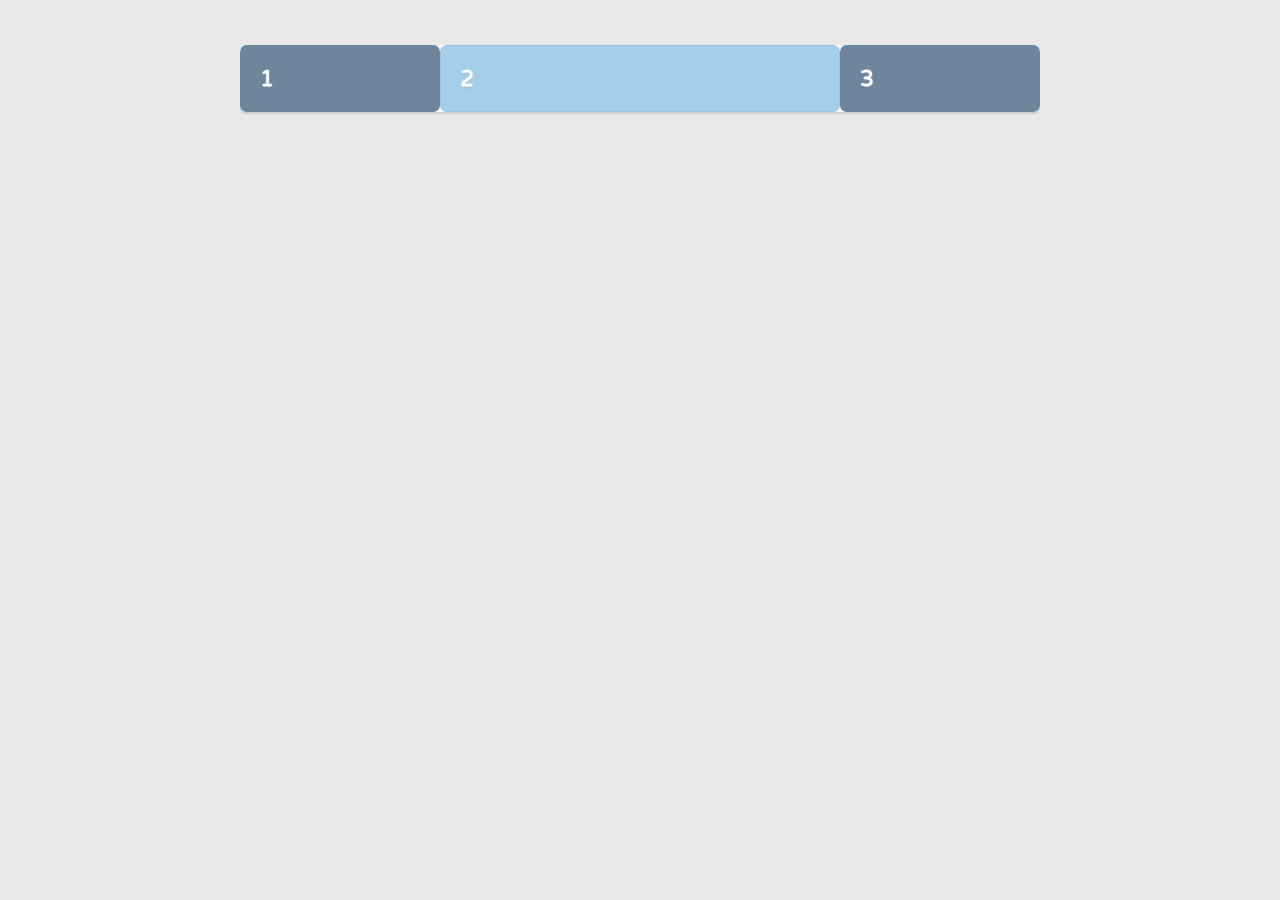
<file: A. INTRODUCING GRID LAYOUT/1-Defining a Grid/index.html>
<!DOCTYPE html>
<html>
  <head>
    <title>CSS Grid Layout</title>
	  <link href='https://fonts.googleapis.com/css?family=Varela+Round' rel='stylesheet' type='text/css'>
    <link href="css/page.css" rel="stylesheet">
    <link href="css/grid.css" rel="stylesheet">
  </head>
  <body>
    <div class="grid">
      <div class="item">1</div>
      <div class="item">2</div>
      <div class="item">3</div>
      
    </div>
  </body>
</html>
</file>
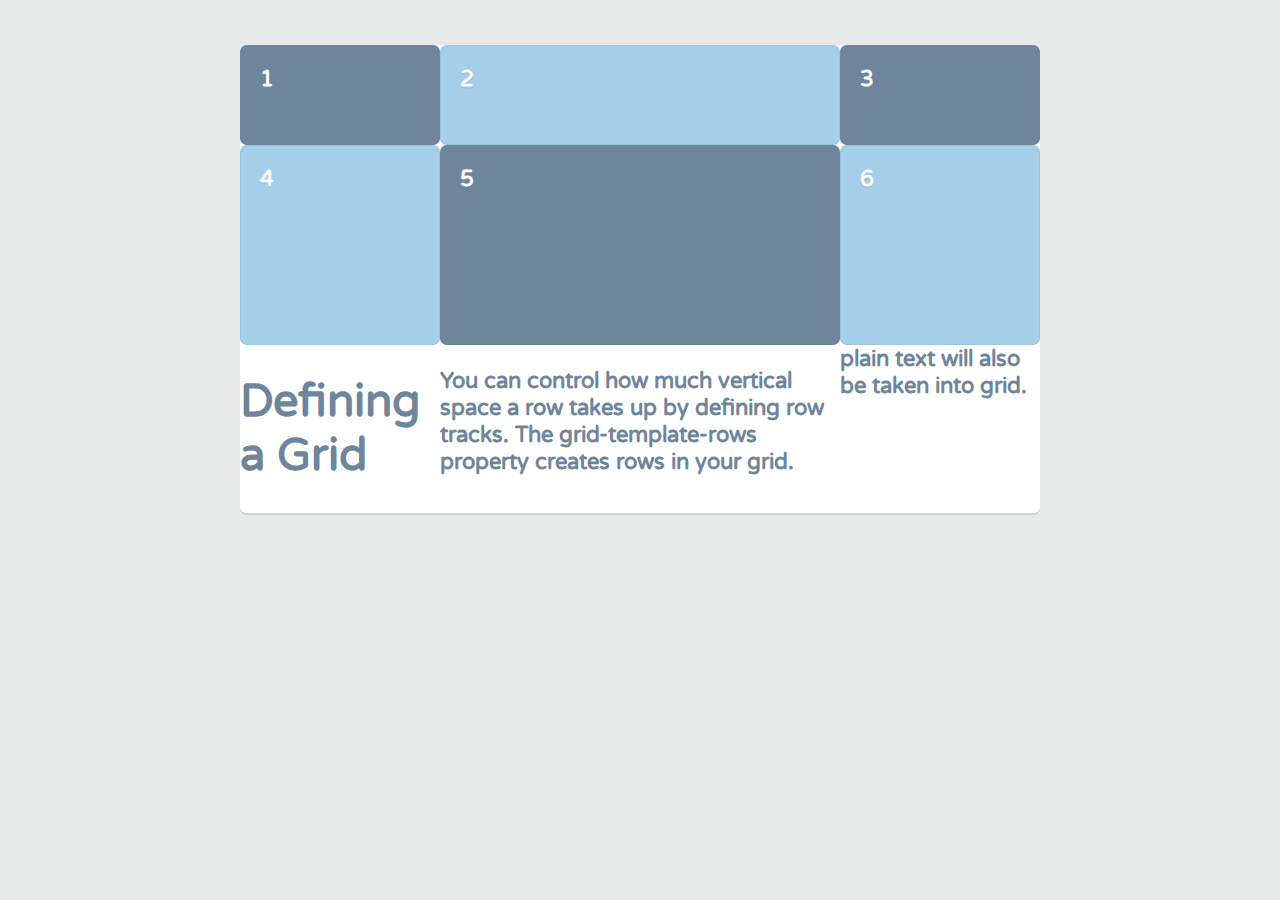
<file: A. INTRODUCING GRID LAYOUT/2-Setting Grid Rows/index.html>
<!DOCTYPE html>
<html>
  <head>
    <title>CSS Grid Layout</title>
	  <link href='https://fonts.googleapis.com/css?family=Varela+Round' rel='stylesheet' type='text/css'>
    <link href="css/page.css" rel="stylesheet">
    <link href="css/grid.css" rel="stylesheet">
  </head>
  <body>
    <div class="grid">
      <div class="item">1</div>
      <div class="item">2</div>
      <div class="item">3</div>
      <div class="item">4</div>
      <div class="item">5</div>
      <div class="item">6</div>
      <h1>Defining a Grid</h1>
      <p>You can control how much vertical space a row takes up by defining row tracks. The grid-template-rows property creates rows in your grid.</p>
      plain text will also be taken into grid.
      
    </div>
  </body>
</html>
</file>
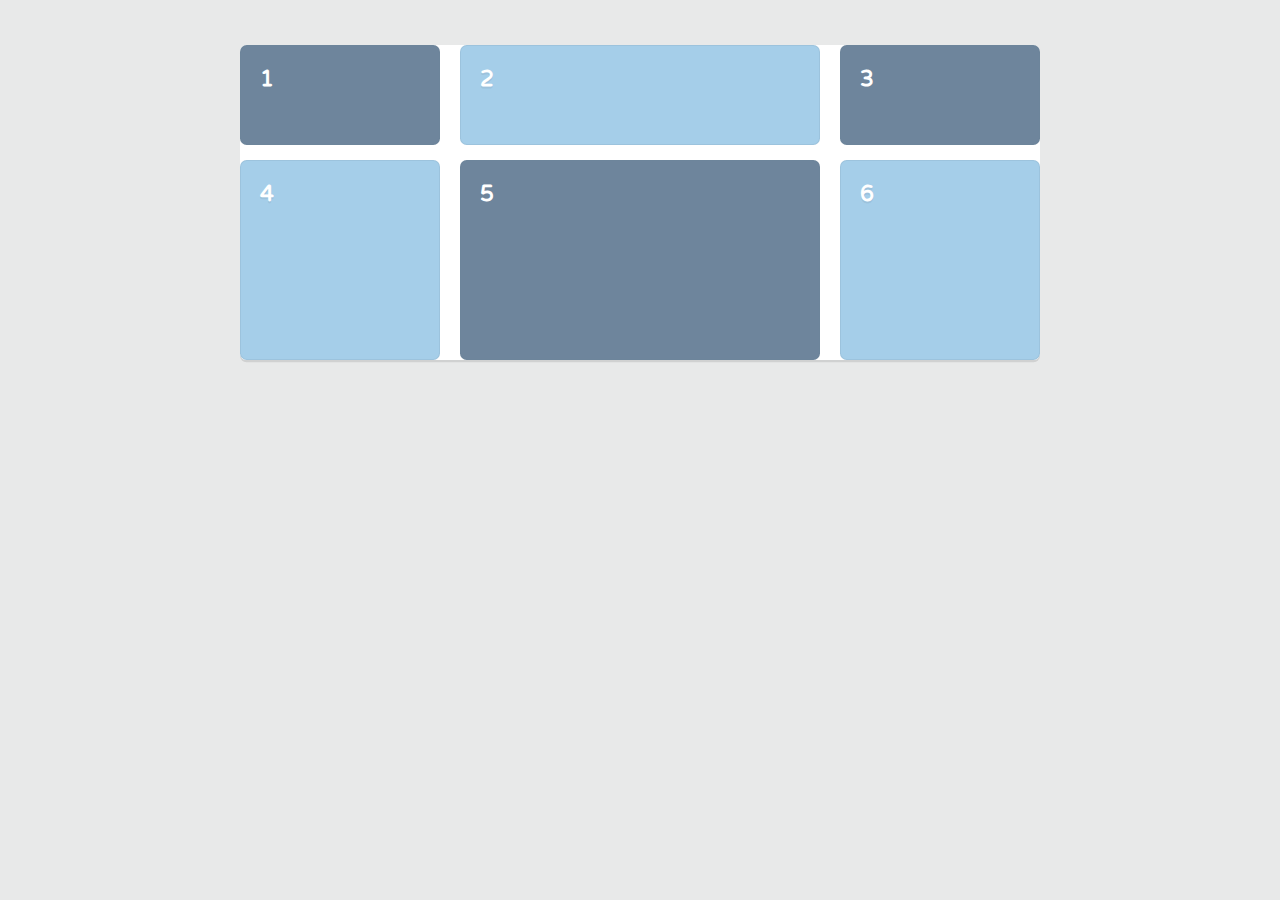
<file: A. INTRODUCING GRID LAYOUT/3-Add Gutters Between Rows and Columns/index.html>
<!DOCTYPE html>
<html>
  <head>
    <title>CSS Grid Layout</title>
	  <link href='https://fonts.googleapis.com/css?family=Varela+Round' rel='stylesheet' type='text/css'>
    <link href="css/page.css" rel="stylesheet">
    <link href="css/grid.css" rel="stylesheet">
  </head>
  <body>
    <div class="grid">
      <div class="item">1</div>
      <div class="item">2</div>
      <div class="item">3</div>
      <div class="item">4</div>
      <div class="item">5</div>
      <div class="item">6</div>
       
    </div>
  </body>
</html>
</file>
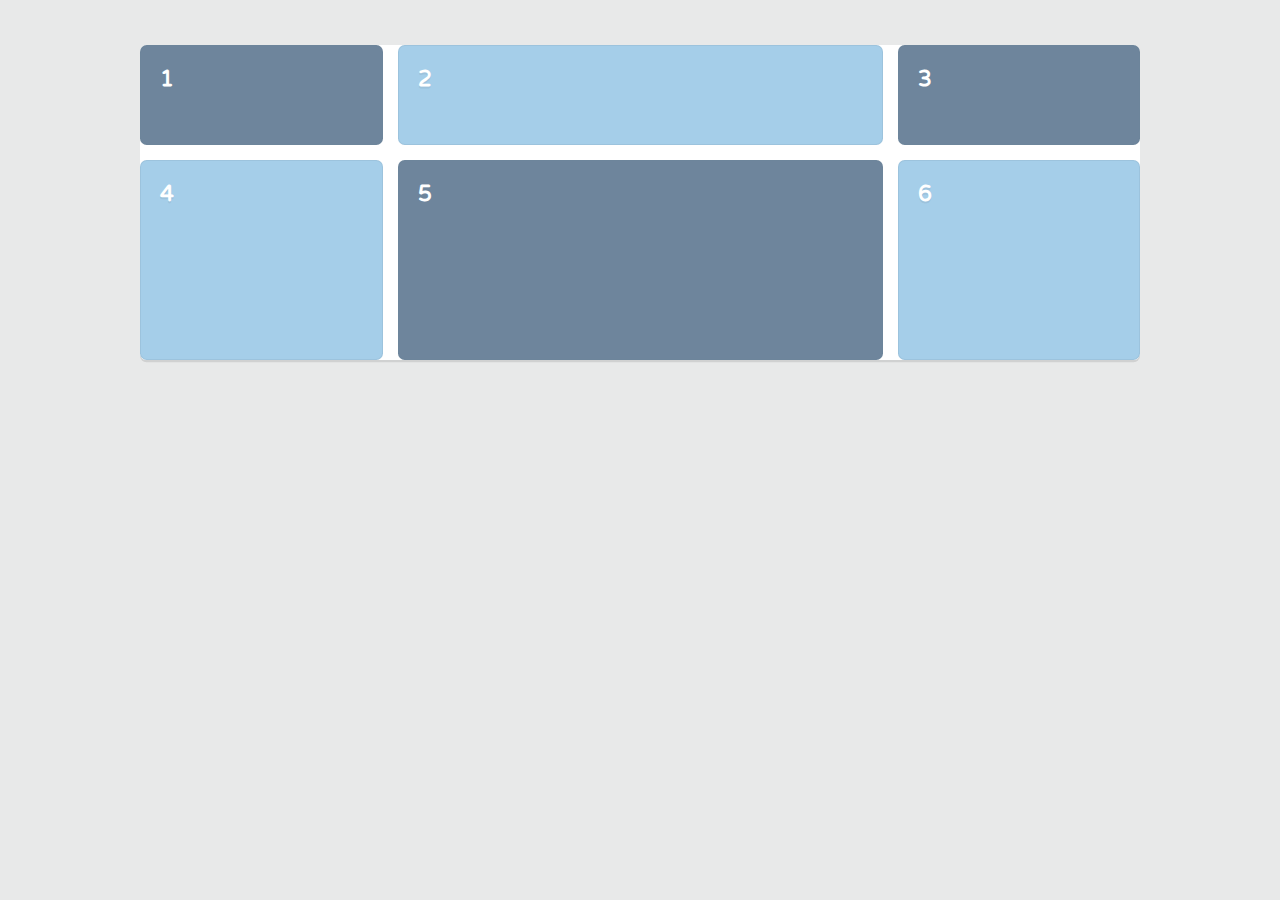
<file: B. FLEXIBLE SIZED GRIDS/1-Introducing fr/index.html>
<!DOCTYPE html>
<html>
  <head>
    <title>CSS Grid Layout</title>
	  <link href='https://fonts.googleapis.com/css?family=Varela+Round' rel='stylesheet' type='text/css'>
    <link href="css/page.css" rel="stylesheet">
    <link href="css/grid.css" rel="stylesheet">
  </head>
  <body>
    <div class="grid">
      <div class="item">1</div>
      <div class="item">2</div>
      <div class="item">3</div>
      <div class="item">4</div>
      <div class="item">5</div>
      <div class="item">6</div>  
    </div>
  </body>
</html>
</file>
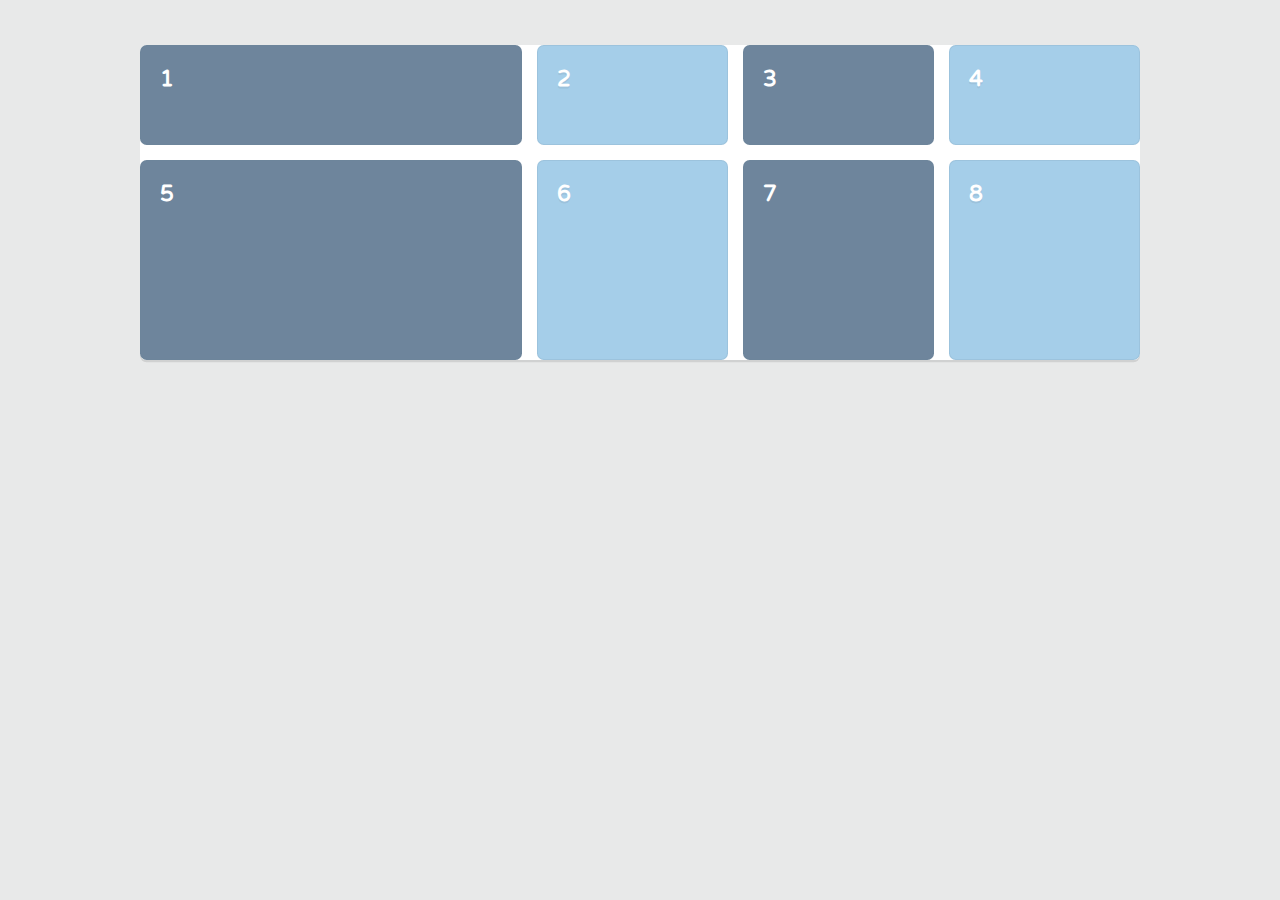
<file: B. FLEXIBLE SIZED GRIDS/2-Set Tracks with repeat() Notation/index.html>
<!DOCTYPE html>
<html>
  <head>
    <title>CSS Grid Layout</title>
	  <link href='https://fonts.googleapis.com/css?family=Varela+Round' rel='stylesheet' type='text/css'>
    <link href="css/page.css" rel="stylesheet">
    <link href="css/grid.css" rel="stylesheet">
  </head>
  <body>
    <div class="grid">
      <div class="item">1</div>
      <div class="item">2</div>
      <div class="item">3</div>
      <div class="item">4</div>
      <div class="item">5</div>
      <div class="item">6</div>  
      <div class="item">7</div>
      <div class="item">8</div>
    </div>
  </body>
</html>
</file>
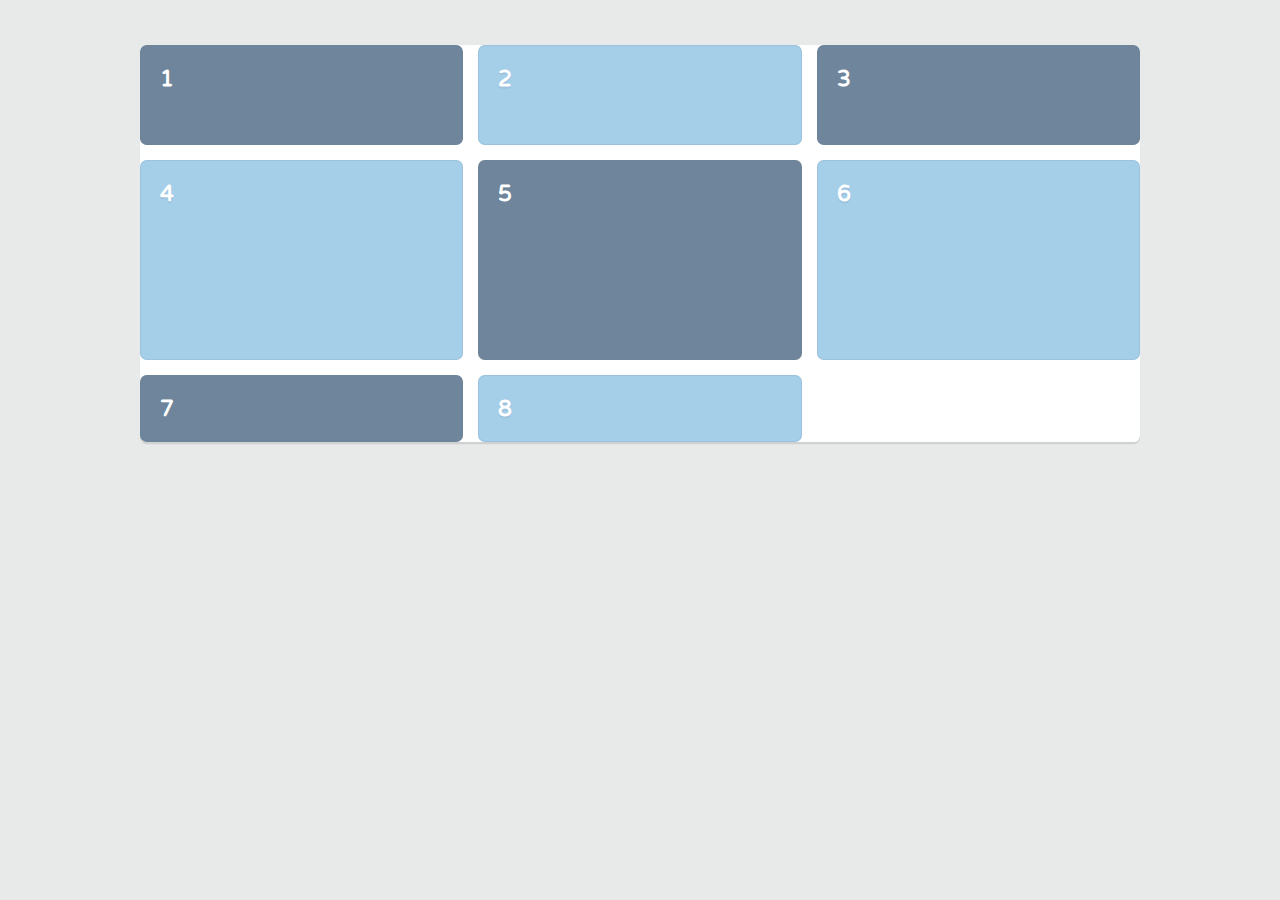
<file: B. FLEXIBLE SIZED GRIDS/3-Flexible Track Sizing with minmax()/index.html>
<!DOCTYPE html>
<html>
  <head>
    <title>CSS Grid Layout</title>
	  <link href='https://fonts.googleapis.com/css?family=Varela+Round' rel='stylesheet' type='text/css'>
    <link href="css/page.css" rel="stylesheet">
    <link href="css/grid.css" rel="stylesheet">
  </head>
  <body>
    <div class="grid">
      <div class="item">1</div>
      <div class="item">2</div>
      <div class="item">3</div>
      <div class="item">4</div>
      <div class="item">5</div>
      <div class="item">6</div>
      <div class="item">7</div>
      <div class="item">8</div>        
    </div>
  </body>
</html>
</file>
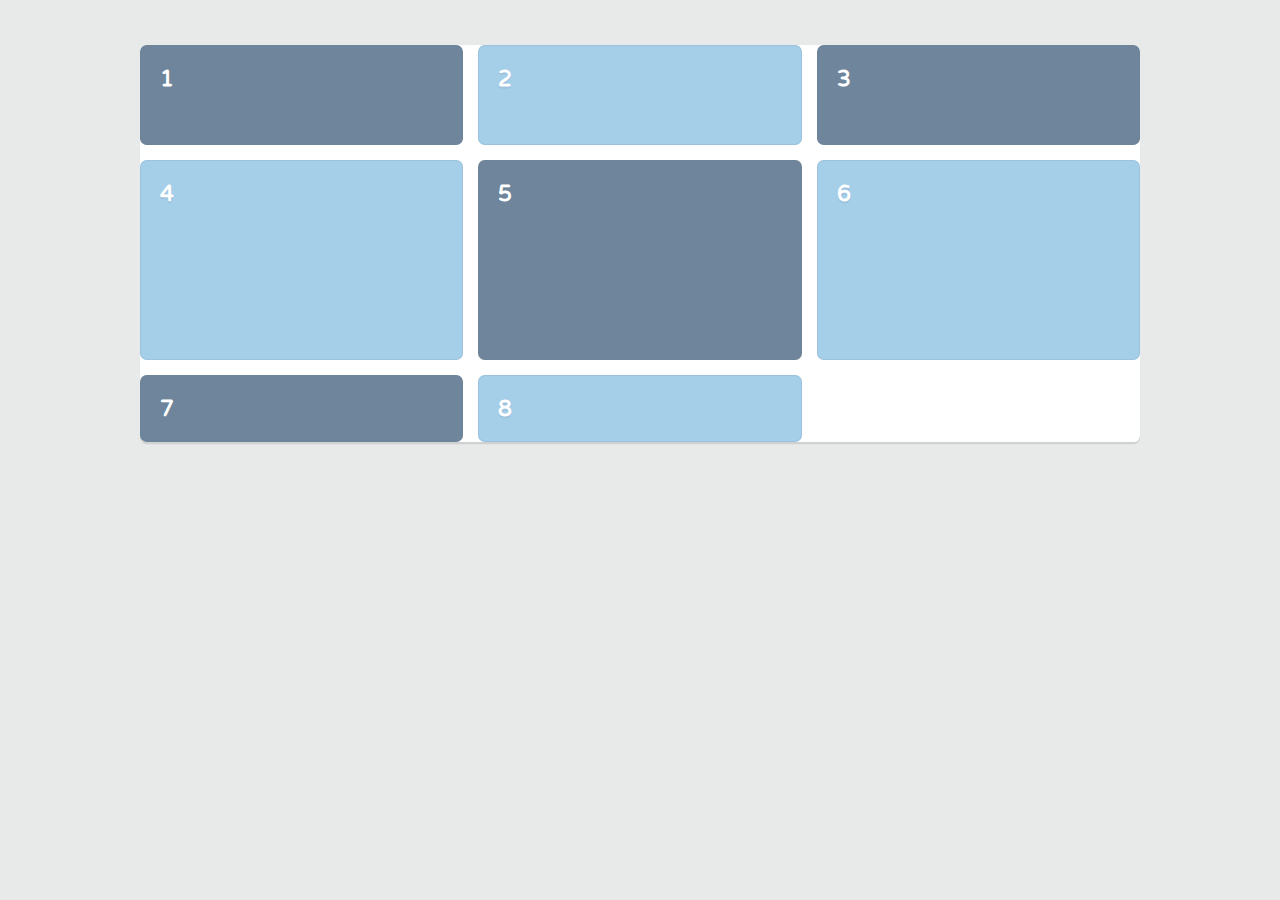
<file: B. FLEXIBLE SIZED GRIDS/4-Repeat Tracks with auto-fill and auto-fit/index.html>
<!DOCTYPE html>
<html>
  <head>
    <title>CSS Grid Layout</title>
	  <link href='https://fonts.googleapis.com/css?family=Varela+Round' rel='stylesheet' type='text/css'>
    <link href="css/page.css" rel="stylesheet">
    <link href="css/grid.css" rel="stylesheet">
  </head>
  <body>
    <div class="grid">
      <div class="item">1</div>
      <div class="item">2</div>
      <div class="item">3</div>
      <div class="item">4</div>
      <div class="item">5</div>
      <div class="item">6</div>
      <div class="item">7</div>
      <div class="item">8</div>
<!--
      <div class="item">9</div> 
      <div class="item">10</div> 
      <div class="item">11</div> 
      <div class="item">12</div> 
      <div class="item">13</div> 
-->
    </div>
  </body>
</html>
</file>
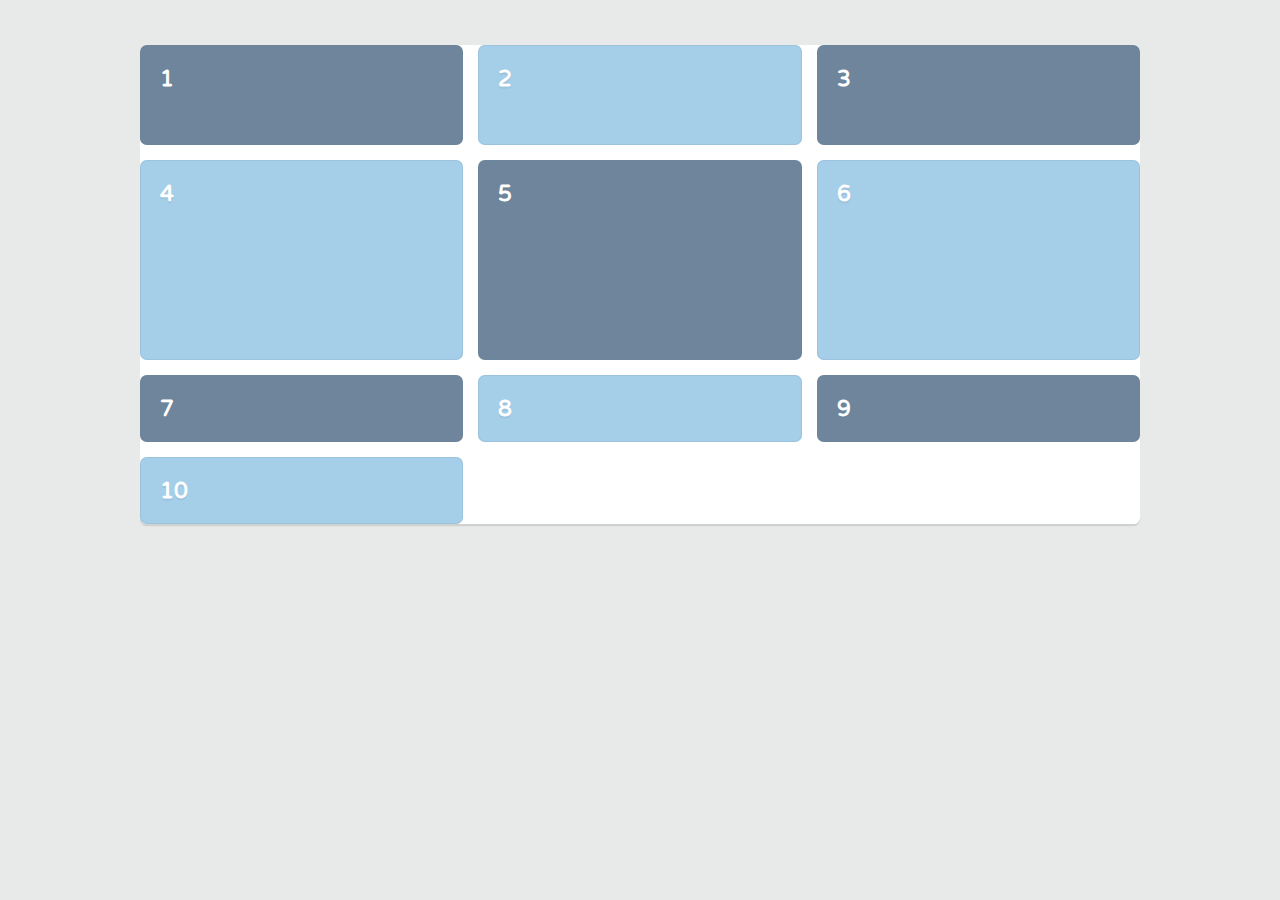
<file: B. FLEXIBLE SIZED GRIDS/5-Explicit and Implicit Grid/index.html>
<!DOCTYPE html>
<html>
  <head>
    <title>CSS Grid Layout</title>
	  <link href='https://fonts.googleapis.com/css?family=Varela+Round' rel='stylesheet' type='text/css'>
    <link href="css/page.css" rel="stylesheet">
    <link href="css/grid.css" rel="stylesheet">
  </head>
  <body>
    <div class="grid">
      <div class="item">1</div>
      <div class="item">2</div>
      <div class="item">3</div>
      <div class="item">4</div>
      <div class="item">5</div>
      <div class="item">6</div>
      <div class="item">7</div>
      <div class="item">8</div>
      <div class="item">9</div>
      <div class="item">10</div>
<!--
      
      <div class="item">11</div>
      <div class="item">12</div>
      <div class="item">13</div>
-->
      
    </div>
  </body>
</html>
</file>
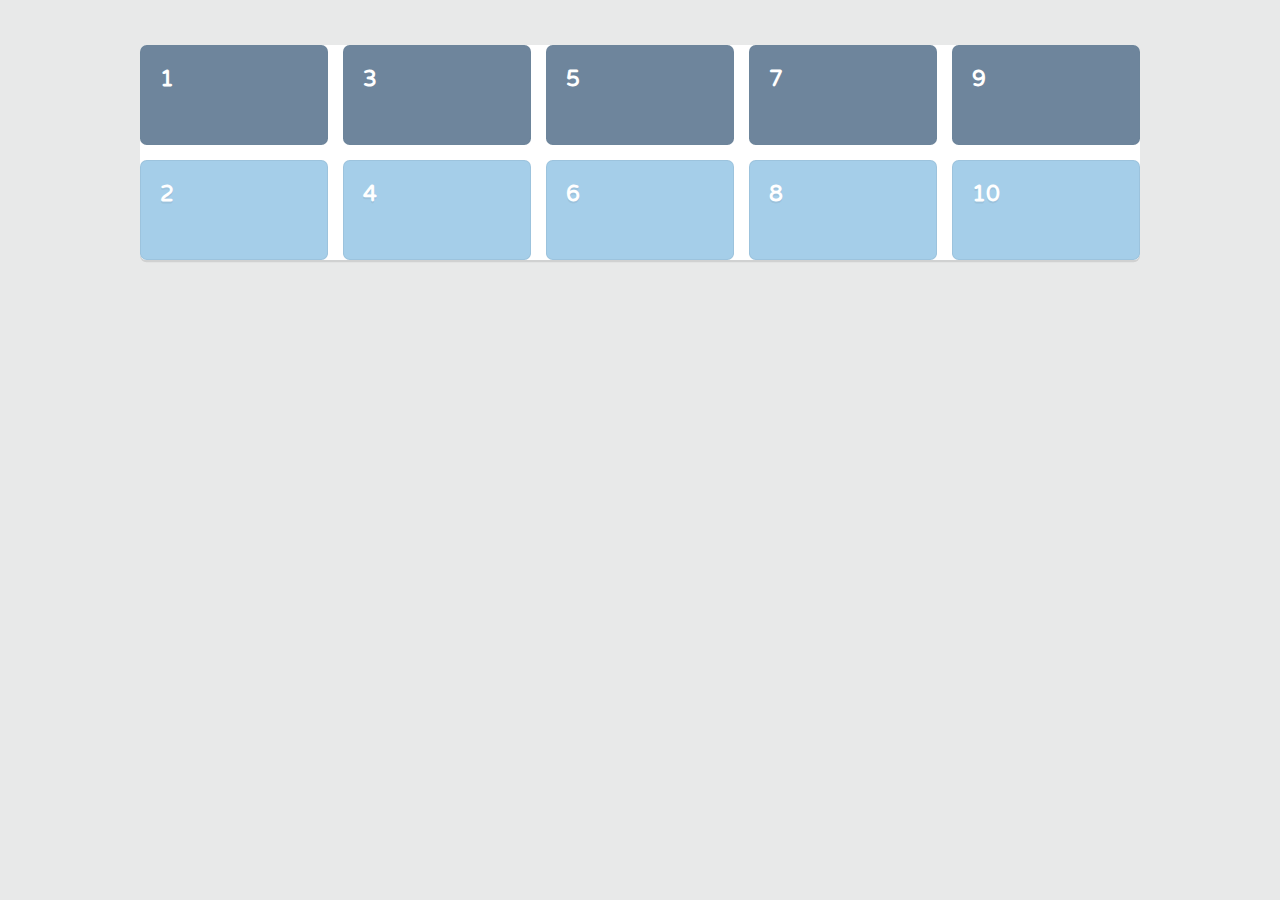
<file: B. FLEXIBLE SIZED GRIDS/6-Control the Auto-placement of Grid Items/index.html>
<!DOCTYPE html>
<html>
  <head>
    <title>CSS Grid Layout</title>
	  <link href='https://fonts.googleapis.com/css?family=Varela+Round' rel='stylesheet' type='text/css'>
    <link href="css/page.css" rel="stylesheet">
    <link href="css/grid.css" rel="stylesheet">
  </head>
  <body>
    <div class="grid">
      <div class="item">1</div>
      <div class="item">2</div>
      <div class="item">3</div>
      <div class="item">4</div>
      <div class="item">5</div>
      <div class="item">6</div>
      <div class="item">7</div>
      <div class="item">8</div>
      <div class="item">9</div>
      <div class="item">10</div>      
<!--
      <div class="item">9</div>
      <div class="item">10</div>
      <div class="item">11</div>
      <div class="item">12</div>
      <div class="item">13</div>
-->
    </div>
  </body>
</html>
</file>
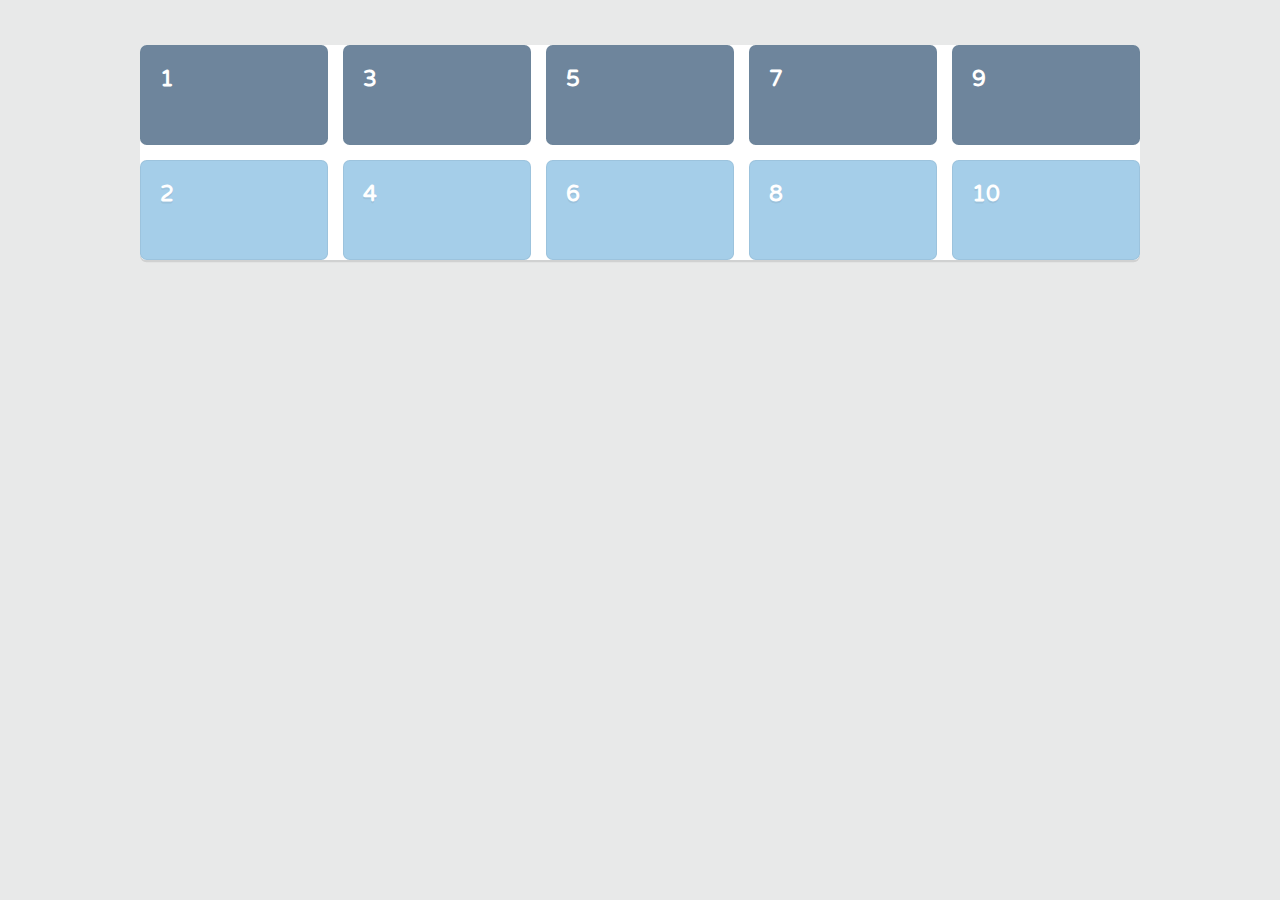
<file: C. GOING FURTHER WITH GRID LAYOUT/1-Firefox Grid Inspector Tool/index.html>
<!DOCTYPE html>
<html>
  <head>
    <title>CSS Grid Layout</title>
	  <link href='https://fonts.googleapis.com/css?family=Varela+Round' rel='stylesheet' type='text/css'>
    <link href="css/page.css" rel="stylesheet">
    <link href="css/grid.css" rel="stylesheet">
  </head>
  <body>
    <div class="grid">
      <div class="item">1</div>
      <div class="item">2</div>
      <div class="item">3</div>
      <div class="item">4</div>
      <div class="item">5</div>
      <div class="item">6</div>
      <div class="item">7</div>
      <div class="item">8</div>
      <div class="item">9</div>
      <div class="item">10</div>      
<!--
      <div class="item">11</div>
      <div class="item">12</div>
      <div class="item">13</div>
-->
    </div>
  </body>
</html>
</file>
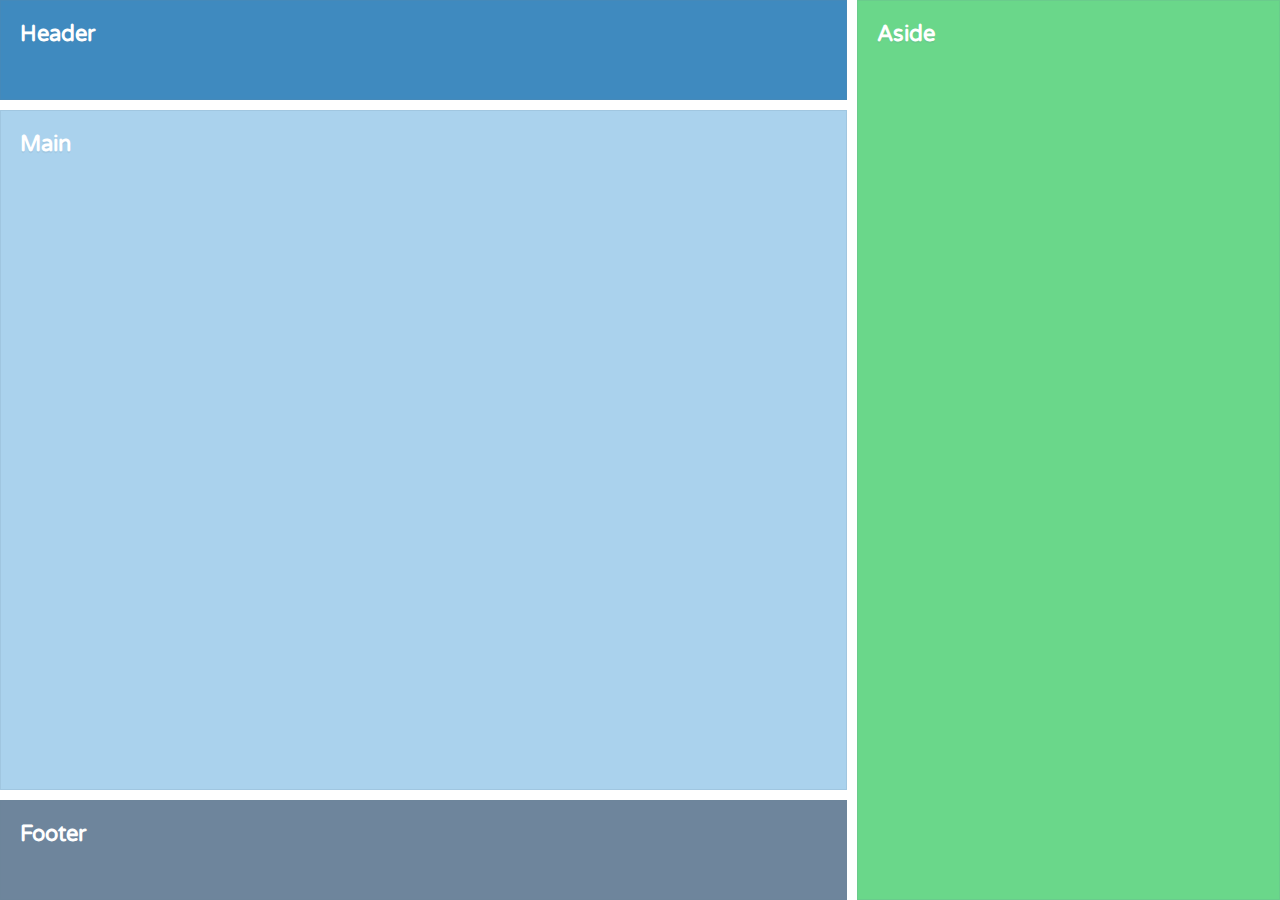
<file: C. GOING FURTHER WITH GRID LAYOUT/2-Position Items by Grid Lines/index.html>
<!DOCTYPE html>
<html>
  <head>
    <title>CSS Grid Layout</title>
	  <link href='https://fonts.googleapis.com/css?family=Varela+Round' rel='stylesheet' type='text/css'>
    <link href="css/page.css" rel="stylesheet">
    <link href="css/grid.css" rel="stylesheet">
  </head>
  <body>
    <div class="container">
      <header>Header</header>
      <main>Main</main>
      <aside>Aside</aside>
      <footer>Footer</footer>
    </div>
  </body>
</html>
</file>
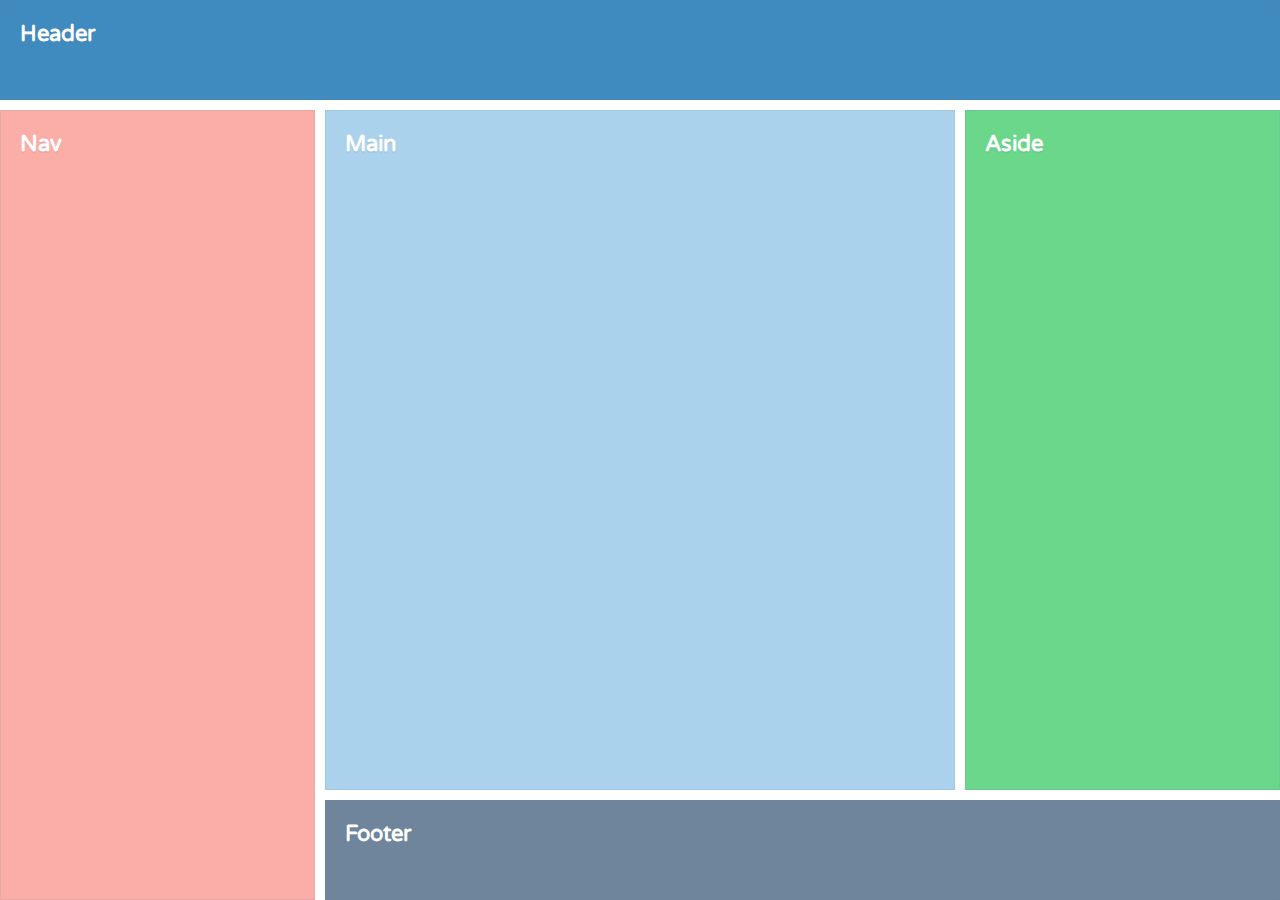
<file: C. GOING FURTHER WITH GRID LAYOUT/4-Placing Elements Using Grid Template Areas/index.html>
<!DOCTYPE html>
<html>
  <head>
    <title>CSS Grid Layout</title>
	  <link href='https://fonts.googleapis.com/css?family=Varela+Round' rel='stylesheet' type='text/css'>
    <link href="css/page.css" rel="stylesheet">
    <link href="css/grid.css" rel="stylesheet">
  </head>
  <body>
    <div class="container">
      <header>Header</header>
      <nav>Nav</nav>
      <main>Main</main>
      <aside>Aside</aside>
      <footer>Footer</footer>
    </div>
  </body>
</html>
</file>
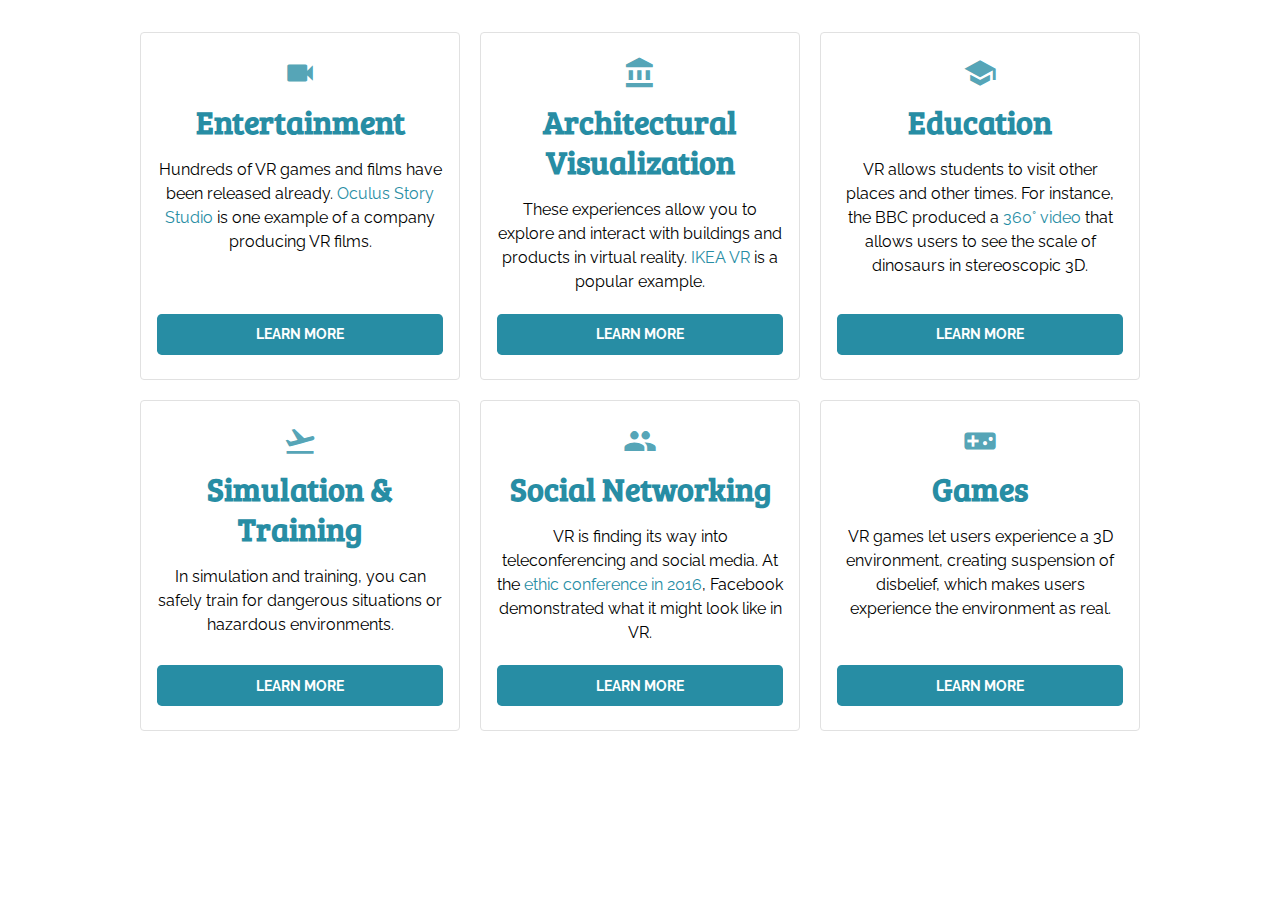
<file: C. GOING FURTHER WITH GRID LAYOUT/6-Using Grid with Flexbox/index.html>
<!DOCTYPE html>
<html>
  <head>
    <meta name="viewport" content="width=device-width, initial-scale=1">
    <title>CSS Grid Layout &amp; Flexbox</title>
	  <link href="https://fonts.googleapis.com/icon?family=Material+Icons" rel="stylesheet">    
	  <link href="https://fonts.googleapis.com/css?family=Bree+Serif|Raleway" rel="stylesheet">
    <link href="css/page.css" rel="stylesheet">
    <link href="css/layout.css" rel="stylesheet">
  </head>
  <body>
    <div class="main-content">    
      <div class="card">
        <i class="material-icons icn-ent">videocam</i>
        <h1>Entertainment</h1>
        <p>Hundreds of VR games and films have been released already. <a href="#">Oculus Story Studio</a> is one example of a company producing VR films.</p>
        <a class="btn" href="#">Learn more</a>
      </div>
      
      <div class="card">
        <i class="material-icons icn-arch">account_balance</i>
        <h1>Architectural Visualization</h1>
        <p>These experiences allow you to explore and interact with buildings and products in virtual reality. <a href="#">IKEA VR</a> is a popular example.</p>
        <a class="btn" href="#">Learn more</a>        
      </div>
      
      <div class="card"> 
        <i class="material-icons icn-edu">school</i>
        <h1>Education</h1>
        <p>VR allows students to visit other places and other times. For instance, the BBC produced a <a href="#">360° video</a> that allows users to see the scale of dinosaurs in stereoscopic 3D.</p>
        <a class="btn" href="#">Learn more</a>        
      </div> 
      
      <div class="card">
        <i class="material-icons icn-sim">flight_takeoff</i>
        <h1>Simulation &amp; Training </h1>
        <p>In simulation and training, you can safely train for dangerous situations or hazardous environments.</p>
        <a class="btn" href="#">Learn more</a>
      </div>
      
      <div class="card">
        <i class="material-icons icn-soc">people</i>
        <h1>Social Networking</h1>
        <p>VR is finding its way into teleconferencing and social media. At the <a href="#">ethic conference in 2016</a>, Facebook demonstrated what it might look like in VR.</p>
        <a class="btn" href="#">Learn more</a>        
      </div>
      
      <div class="card"> 
        <i class="material-icons icn-games">videogame_asset</i>
        <h1>Games</h1>
        <p>VR games let users experience a 3D environment, creating suspension of disbelief, which makes users experience the environment as real.</p>
        <a class="btn" href="#">Learn more</a>        
      </div>                
    </div>
  </body>
</html>
</file>
<file: A. INTRODUCING GRID LAYOUT/1-Defining a Grid/css/page.css>
/* ===================================== 
   Page Styles
======================================== */

* {
	-webkit-box-sizing: border-box;
	box-sizing: border-box;
}
body {
	font-size: 1.4em;
	font-family: 'Varela Round',
	sans-serif;
	font-weight: bold;
	color: #6e859c;
	padding: 0;
	margin: 0;
	background: #e8e9e9;
}
.grid {
  background: #fff;
  border-radius: 0.285em;
  -webkit-box-shadow: 0 0.1em 0 0 rgba(0,0,0,0.1);
  box-shadow: 0 0.1em 0 0 rgba(0,0,0,0.1);
	margin: 45px auto;
}
.item {
  color: #fff;
  text-shadow: 0 2px 0 rgba(110,133,156,0.18);
  padding: 0.85em;
  background: #6e859c;
  border: solid 1px rgba(110,133,156,0.15);
  border-radius: 0.3em;
}
.item:nth-child(even) {
  background: #a5cee9;
}
</file>
<file: A. INTRODUCING GRID LAYOUT/1-Defining a Grid/css/grid.css>
/* ===================================== 
   Grid Layout
======================================== */
.grid {
    max-width: 800px;
    display: grid;
    grid-template-columns: 200px auto 200px;
    
}
</file>
<file: A. INTRODUCING GRID LAYOUT/2-Setting Grid Rows/css/page.css>
/* ===================================== 
   Page Styles
======================================== */

* {
	box-sizing: border-box;
}
body {
	font-size: 1.4em;
	font-family: 'Varela Round', sans-serif;
  font-weight: bold;
	color: #6e859c;
  padding: 0;
  margin: 0;
	background: #e8e9e9;
}
.grid {
  background: #fff;
  border-radius: 0.285em;
  box-shadow: 0 0.1em 0 0 rgba(0,0,0,0.1);
	margin: 45px auto;
}
.item {
  color: #fff;
  text-shadow: 0 2px 0 rgba(110,133,156,0.18);
  padding: 0.85em;
  background: #6e859c;
  border: solid 1px rgba(110,133,156,0.15);
  border-radius: 0.3em;
}
.item:nth-child(even) {
  background: #a5cee9;
}
</file>
<file: A. INTRODUCING GRID LAYOUT/2-Setting Grid Rows/css/grid.css>
/* ===================================== 
   Grid Layout
======================================== */

.grid {
  max-width: 800px;
  display: grid;
  grid-template-columns: 200px auto 200px;
 grid-template-rows: 100px 200px;
}
</file>
<file: A. INTRODUCING GRID LAYOUT/3-Add Gutters Between Rows and Columns/css/page.css>
/* ===================================== 
   Page Styles
======================================== */

* {
	box-sizing: border-box;
}
body {
	font-size: 1.4em;
	font-family: 'Varela Round', sans-serif;
  font-weight: bold;
	color: #6e859c;
  padding: 0;
  margin: 0;
	background: #e8e9e9;
}
.grid {
  background: #fff;
  border-radius: 0.285em;
  box-shadow: 0 0.1em 0 0 rgba(0,0,0,0.1);
	margin: 45px auto;
}
.item {
  color: #fff;
  text-shadow: 0 2px 0 rgba(110,133,156,0.18);
  padding: 0.85em;
  background: #6e859c;
  border: solid 1px rgba(110,133,156,0.15);
  border-radius: 0.3em;
}
.item:nth-child(even) {
  background: #a5cee9;
}
</file>
<file: A. INTRODUCING GRID LAYOUT/3-Add Gutters Between Rows and Columns/css/grid.css>
/* ===================================== 
   Grid Layout
======================================== */

.grid {
  max-width: 800px;
  display: grid;
  grid-template-columns: 200px auto 200px;
  grid-template-rows: 100px 200px;
/*
  grid-column-gap: 20px;
  grid-row-gap: 15px;
*/
  grid-gap: 15px 20px;
}
</file>
<file: B. FLEXIBLE SIZED GRIDS/1-Introducing fr/css/page.css>
/* ===================================== 
   Page Styles
======================================== */

* {
	box-sizing: border-box;
}
body {
	font-size: 1.4em;
	font-family: 'Varela Round', sans-serif;
  font-weight: bold;
	color: #6e859c;
  padding: 0;
  margin: 0;
	background: #e8e9e9;
}
.grid {
  background: #fff;
  border-radius: 0.285em;
  box-shadow: 0 0.1em 0 0 rgba(0,0,0,0.1);
	margin: 45px auto;
}
.item {
  color: #fff;
  text-shadow: 0 2px 0 rgba(110,133,156,0.18);
  padding: 0.85em;
  background: #6e859c;
  border: solid 1px rgba(110,133,156,0.15);
  border-radius: 0.3em;
}
.item:nth-child(even) {
  background: #a5cee9;
}
</file>
<file: B. FLEXIBLE SIZED GRIDS/1-Introducing fr/css/grid.css>
/* ===================================== 
   Grid Layout
======================================== */

.grid {
  max-width: 1000px;
  display: grid;
/*  grid-template-columns: 200px auto 200px;*/
    grid-template-columns: 1fr 2fr 1fr;
  grid-template-rows: 100px 200px;
  grid-gap: 15px;
}
</file>
<file: B. FLEXIBLE SIZED GRIDS/2-Set Tracks with repeat() Notation/css/page.css>
/* ===================================== 
   Page Styles
======================================== */

* {
	box-sizing: border-box;
}
body {
	font-size: 1.4em;
	font-family: 'Varela Round', sans-serif;
  font-weight: bold;
	color: #6e859c;
  padding: 0;
  margin: 0;
	background: #e8e9e9;
}
.grid {
  background: #fff;
  border-radius: 0.285em;
  box-shadow: 0 0.1em 0 0 rgba(0,0,0,0.1);
	margin: 45px auto;
}
.item {
  color: #fff;
  text-shadow: 0 2px 0 rgba(110,133,156,0.18);
  padding: 0.85em;
  background: #6e859c;
  border: solid 1px rgba(110,133,156,0.15);
  border-radius: 0.3em;
}
.item:nth-child(even) {
  background: #a5cee9;
}
</file>
<file: B. FLEXIBLE SIZED GRIDS/2-Set Tracks with repeat() Notation/css/grid.css>
/* ===================================== 
   Grid Layout
======================================== */

.grid {
  max-width: 1000px;
  display: grid;
/*  grid-template-columns: 1fr 2fr 1fr 1fr;*/
    grid-template-columns: 2fr repeat(3, 1fr);
  grid-template-rows: 100px 200px;
  grid-gap: 15px;
}
</file>
<file: B. FLEXIBLE SIZED GRIDS/3-Flexible Track Sizing with minmax()/css/page.css>
/* ===================================== 
   Page Styles
======================================== */

* {
	box-sizing: border-box;
}
body {
	font-size: 1.4em;
	font-family: 'Varela Round', sans-serif;
  font-weight: bold;
	color: #6e859c;
  padding: 0;
  margin: 0;
	background: #e8e9e9;
}
.grid {
  background: #fff;
  border-radius: 0.285em;
  box-shadow: 0 0.1em 0 0 rgba(0,0,0,0.1);
	margin: 45px auto;
}
.item {
  color: #fff;
  text-shadow: 0 2px 0 rgba(110,133,156,0.18);
  padding: 0.85em;
  background: #6e859c;
  border: solid 1px rgba(110,133,156,0.15);
  border-radius: 0.3em;
}
.item:nth-child(even) {
  background: #a5cee9;
}
</file>
<file: B. FLEXIBLE SIZED GRIDS/3-Flexible Track Sizing with minmax()/css/grid.css>
/* ===================================== 
   Grid Layout
======================================== */

.grid {
  max-width: 1000px;
  display: grid;
/*  grid-template-columns: 2fr repeat(3, 1fr);*/
/*  grid-template-columns: minmax(200px, 300px) 1fr 1fr;*/
/*    grid-template-columns: minmax(200px, 1fr) 1fr 1fr;*/
/*  grid-template-columns: minmax(200px, 300px) minmax(200px, 300px) minmax(200px, 300px);*/
  grid-template-columns: repeat(3, minmax(200px, 1fr));
  grid-template-rows: 100px 200px;
  grid-gap: 15px;
}
</file>
<file: B. FLEXIBLE SIZED GRIDS/4-Repeat Tracks with auto-fill and auto-fit/css/page.css>
/* ===================================== 
   Page Styles
======================================== */

* {
	box-sizing: border-box;
}
body {
	font-size: 1.4em;
	font-family: 'Varela Round', sans-serif;
  font-weight: bold;
	color: #6e859c;
  padding: 0;
  margin: 0;
	background: #e8e9e9;
}
.grid {
  background: #fff;
  border-radius: 0.285em;
  box-shadow: 0 0.1em 0 0 rgba(0,0,0,0.1);
	margin: 45px auto;
}
.item {
  color: #fff;
  text-shadow: 0 2px 0 rgba(110,133,156,0.18);
  padding: 0.85em;
  background: #6e859c;
  border: solid 1px rgba(110,133,156,0.15);
  border-radius: 0.3em;
}
.item:nth-child(even) {
  background: #a5cee9;
}
</file>
<file: B. FLEXIBLE SIZED GRIDS/4-Repeat Tracks with auto-fill and auto-fit/css/grid.css>
/* ===================================== 
   Grid Layout
======================================== */

.grid {
  max-width: 1000px;
  display: grid;
/*  grid-template-columns: repeat(3, minmax(200px, 1fr));*/
/*  grid-template-columns: repeat(auto-fill, 200px);*/
/*    grid-template-columns: repeat(auto-fill, 60px);*/
/*    grid-template-columns: repeat(auto-fill, minmax(60px, 1fr));*/
/*    grid-template-columns: repeat(auto-fit, minmax(60px, 1fr));*/
    grid-template-columns: repeat(auto-fit, minmax(250px, 1fr));
  grid-template-rows: 100px 200px;
  grid-gap: 15px;
}
</file>
<file: B. FLEXIBLE SIZED GRIDS/5-Explicit and Implicit Grid/css/page.css>
/* ===================================== 
   Page Styles
======================================== */

* {
	box-sizing: border-box;
}
body {
	font-size: 1.4em;
	font-family: 'Varela Round', sans-serif;
  font-weight: bold;
	color: #6e859c;
  padding: 0;
  margin: 0;
	background: #e8e9e9;
}
.grid {
  background: #fff;
  border-radius: 0.285em;
  box-shadow: 0 0.1em 0 0 rgba(0,0,0,0.1);
	margin: 45px auto;
}
.item {
  color: #fff;
  text-shadow: 0 2px 0 rgba(110,133,156,0.18);
  padding: 0.85em;
  background: #6e859c;
  border: solid 1px rgba(110,133,156,0.15);
  border-radius: 0.3em;
}
.item:nth-child(even) {
  background: #a5cee9;
}
</file>
<file: B. FLEXIBLE SIZED GRIDS/5-Explicit and Implicit Grid/css/grid.css>
/* ===================================== 
   Grid Layout
======================================== */

.grid {
  max-width: 1000px;
  display: grid;
/*  grid-template-columns: repeat(auto-fit, minmax(250px, 1fr));*/
  grid-template-columns: 1fr 1fr 1fr;
  grid-template-rows: 100px 200px;
  grid-gap: 15px;
}
</file>
<file: B. FLEXIBLE SIZED GRIDS/6-Control the Auto-placement of Grid Items/css/page.css>
/* ===================================== 
   Page Styles
======================================== */

* {
	box-sizing: border-box;
}
body {
	font-size: 1.4em;
	font-family: 'Varela Round', sans-serif;
  font-weight: bold;
	color: #6e859c;
  padding: 0;
  margin: 0;
	background: #e8e9e9;
}
.grid {
  background: #fff;
  border-radius: 0.285em;
  box-shadow: 0 0.1em 0 0 rgba(0,0,0,0.1);
	margin: 45px auto;
}
.item {
  color: #fff;
  text-shadow: 0 2px 0 rgba(110,133,156,0.18);
  padding: 0.85em;
  background: #6e859c;
  border: solid 1px rgba(110,133,156,0.15);
  border-radius: 0.3em;
}
.item:nth-child(even) {
  background: #a5cee9;
}
</file>
<file: B. FLEXIBLE SIZED GRIDS/6-Control the Auto-placement of Grid Items/css/grid.css>
/* ===================================== 
   Grid Layout
======================================== */

.grid {
  max-width: 1000px;
  display: grid;
  grid-template-columns: 1fr 1fr 1fr;
/*  grid-template-rows: 100px 200px;*/
  grid-template-rows: 100px 100px;
  grid-gap: 15px;
/*  grid-auto-rows: minmax(150px, auto);*/
/*    grid-auto-columns: 100px;*/
  grid-auto-columns: 1fr;
  grid-auto-flow: column;
}
</file>
<file: C. GOING FURTHER WITH GRID LAYOUT/1-Firefox Grid Inspector Tool/css/page.css>
/* ===================================== 
   Page Styles
======================================== */

* {
	box-sizing: border-box;
}
body {
	font-size: 1.4em;
	font-family: 'Varela Round', sans-serif;
  font-weight: bold;
	color: #6e859c;
  padding: 0;
  margin: 0;
	background: #e8e9e9;
}
.grid {
  background: #fff;
  border-radius: 0.285em;
  box-shadow: 0 0.1em 0 0 rgba(0,0,0,0.1);
	margin: 45px auto;
}
.item {
  color: #fff;
  text-shadow: 0 2px 0 rgba(110,133,156,0.18);
  padding: 0.85em;
  background: #6e859c;
  border: solid 1px rgba(110,133,156,0.15);
  border-radius: 0.3em;
}
.item:nth-child(even) {
  background: #a5cee9;
}
</file>
<file: C. GOING FURTHER WITH GRID LAYOUT/1-Firefox Grid Inspector Tool/css/grid.css>
/* ===================================== 
   Grid Layout
======================================== */

.grid {
  max-width: 1000px;
  display: grid;
  grid-template-columns: 1fr 1fr 1fr;
  grid-template-rows: 100px 100px;
  grid-gap: 15px;
  grid-auto-columns: 1fr;
  grid-auto-flow: column;
}
</file>
<file: C. GOING FURTHER WITH GRID LAYOUT/2-Position Items by Grid Lines/css/page.css>
/* ===================================== 
   Page Styles
======================================== */

* {
	box-sizing: border-box;
}
body {
	font-size: 1.4em;
	font-family: 'Varela Round', sans-serif;
  font-weight: bold;
  padding: 0;
  margin: 0;
}
.container > * {
  color: #fff;
  text-shadow: 0 2px 0 rgba(110,133,156,0.12);
  padding: 0.85em;
  border: solid 1px rgba(110,133,156,0.15);
}
header {
  background-color: #3f8abf;
}
nav {
  background-color: #fbaea8;
}
main {
  background-color: #aad2ed;  
}
aside {
  background-color: #6ad78a; 
}
footer {
  background-color: #6e859c;
}
</file>
<file: C. GOING FURTHER WITH GRID LAYOUT/2-Position Items by Grid Lines/css/grid.css>
/* ===================================== 
   Grid Layout
======================================== */

.container {
  height: 100vh;
  display: grid;
  grid-template-columns: 2fr 1fr;
  grid-template-rows: 100px minmax(200px, 1fr) 100px;
  grid-gap: 10px;
}

header {
/*
    grid-column-start: 1;
    grid-column-end: 3;
*/
}

main {
    grid-row-start: 2;
    grid-row-end: 3;
}

aside {
  grid-row-start: 1;
  grid-row-end: 4;
}

footer {
/*
    grid-column-start: 2;
    grid-column-end: 3;
*/
}
</file>
<file: C. GOING FURTHER WITH GRID LAYOUT/4-Placing Elements Using Grid Template Areas/css/page.css>
/* ===================================== 
   Page Styles
======================================== */

* {
	box-sizing: border-box;
}
body {
	font-size: 1.4em;
	font-family: 'Varela Round', sans-serif;
  font-weight: bold;
  padding: 0;
  margin: 0;
}
.container > * {
  color: #fff;
  text-shadow: 0 2px 0 rgba(110,133,156,0.12);
  padding: 0.85em;
  border: solid 1px rgba(110,133,156,0.15);
}
header {
  background-color: #3f8abf;
}
nav {
  background-color: #fbaea8;
}
main {
  background-color: #aad2ed;  
}
aside {
  background-color: #6ad78a; 
}
footer {
  background-color: #6e859c;
}
</file>
<file: C. GOING FURTHER WITH GRID LAYOUT/4-Placing Elements Using Grid Template Areas/css/grid.css>
/* ===================================== 
   Grid Layout
======================================== */

.container {
  height: 100vh;
  display: grid;
  grid-template-columns: 1fr 2fr 1fr;
  grid-template-rows:  100px minmax(200px, 1fr) 100px; 
  grid-gap: 10px;
  grid-template-areas: 
        "header header header" 
        "nav main aside" 
        "nav footer footer";
}


header {
/*  grid-column: 1 / -1;*/
    grid-area: header;
}

nav {
    grid-area: nav;
}

main {
/*  grid-row: 2 / 3;*/
    grid-area: main;
}

aside {
/*  grid-row: 2 / -1;*/
    grid-area: aside;
}

footer {
/*  grid-row: -3 / -1;*/
    grid-area: footer;
}
</file>
<file: C. GOING FURTHER WITH GRID LAYOUT/6-Using Grid with Flexbox/css/page.css>
/* ===================================== 
   Page Styles
======================================== */

* {
	box-sizing: border-box;
}
body {
  font-size: 1rem;
  line-height: 1.5;
	font-family: 'Raleway', sans-serif;
  text-align: center;
  margin: 0;
}
a {
  color: #278da4;
  text-decoration: none;
}
h1 {
  font-family: 'Bree Serif', serif;
}
p {
  margin-bottom: 1.25em;
}
.main-content {
  margin: 2em auto;
}
.card {
  padding: 1.5em 1em;
  border: 1px solid #e1e1e1;
  border-radius: 0.25em;
}
.card h1 {
  color: #278da4; 
  margin: 0.35em 0 0;
  line-height: 1.25;
}
.btn {
  font-size: 0.85em;
  color: #fff;
  font-weight: bold;
  text-transform: uppercase;
  padding: 0.75em 1.5em;
  background-color: #278da4;
  border-radius: 0.35em;
  display: inline-block;
}
.btn:hover {
  background-color: rgba(39, 141, 164, 0.8);
}
.material-icons {
  color: rgba(39, 141, 164, 0.8); 
  font-size: 2.1em;
}
</file>
<file: C. GOING FURTHER WITH GRID LAYOUT/6-Using Grid with Flexbox/css/layout.css>
/* ===================================== 
   Grid & Flexbox Layout
======================================== */

.main-content {
  width: 95%;
  max-width: 1000px;
    display: grid;
    grid-template-columns: repeat(auto-fit, minmax(280px, 1fr));
    grid-gap: 20px;
}


.card {
    display: -webkit-box;
    display: -ms-flexbox;
    display: flex;
    -webkit-box-orient: vertical;
    -webkit-box-direction: normal;
    -ms-flex-direction: column;
    flex-direction: column;
}

.btn {
    margin-top: auto;
}
</file>
